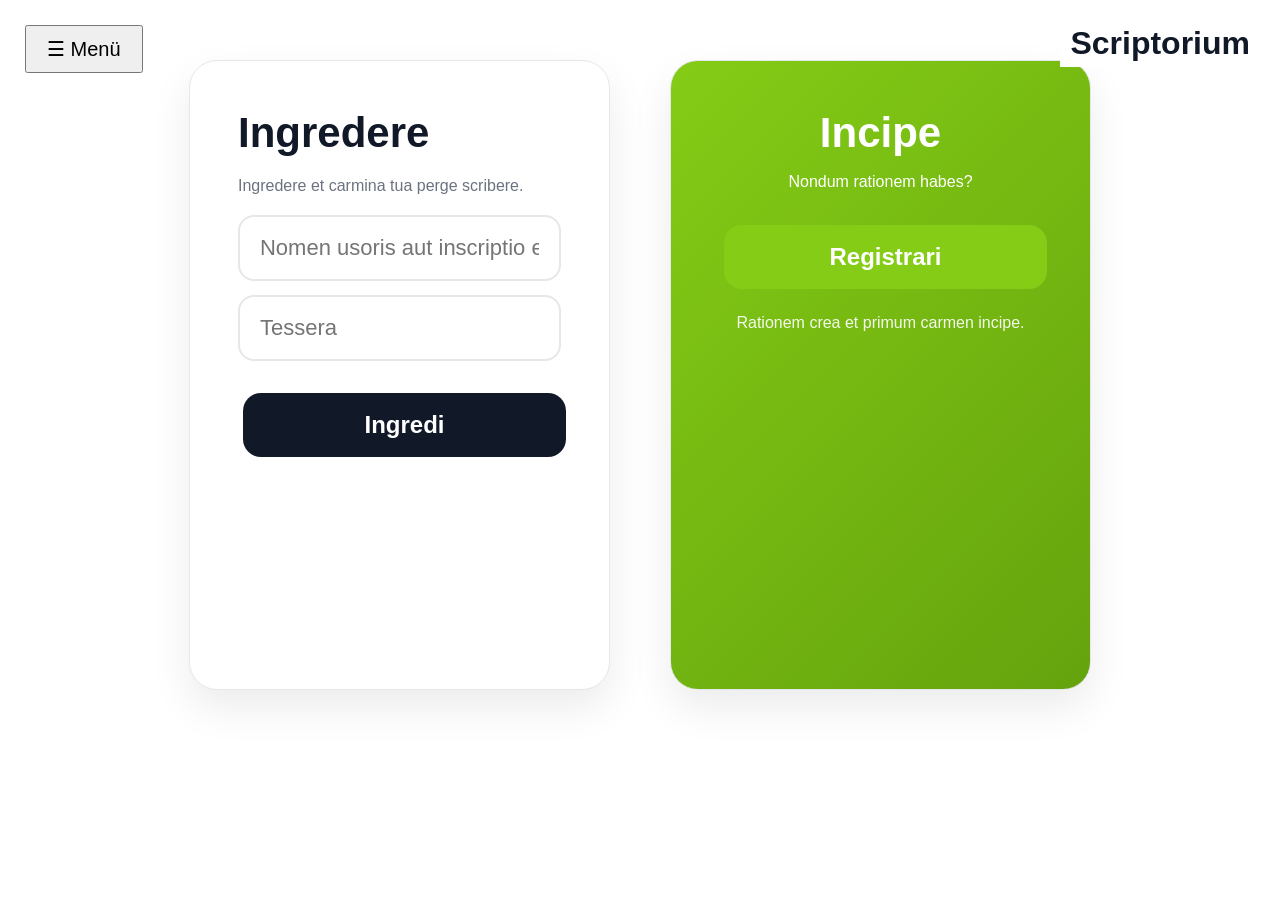
<file: index.html>
<!DOCTYPE html>
<html lang="la">
<head>
  <meta charset="UTF-8">
  <meta name="viewport" content="width=device-width, initial-scale=1.0">
  <title>Whatsepos</title>

  <link
  rel="stylesheet"
  href="style.css?v=20260607-metrica-erronea-1"
  >
</head>
  
<body>
  <div class="container">
    <h1 id="siteTitle">Scriptorium</h1>

  <button id="menuButton" type="button" onclick="toggleMenu()">☰ Menü</button>

  <div id="sideMenu" class="side-menu">
  <button onclick="zeigeTab('meineTexte')">Mei textus</button>
  <button onclick="zeigeTab('lectorium')">Lectorium</button>
  <button onclick="zeigeTab('vocabularium')">Vocabularium</button>
  <button onclick="zeigeTab('veroeffentlichungen')">Bibliotheca</button>
  <button onclick="zeigeTab('profil')">Persona</button>
    
  <div id="authLoggedOut" class="auth-bottom">
    <button onclick="zeigeTab('login')">Ingressus</button>
    <button onclick="zeigeTab('register')">Registratio</button>
  </div>

  <div id="authLoggedIn" class="auth-bottom" style="display: none;">
    <button onclick="ausloggen()">Exire</button>
  </div>
</div>

    <div id="login" class="tab-content">
      <div class="auth-startseite">
        <section class="auth-karte auth-login-karte">
          <h2>Ingredere</h2>
          <p class="auth-hinweis">Ingredere et carmina tua perge scribere.</p>
          <input id="login_identifier" type="text" placeholder="Nomen usoris aut inscriptio electronica">
          <input id="login_password" type="password" placeholder="Tessera">
          <button class="auth-primary" onclick="einloggen()">Ingredi</button>
          <p id="login_status" class="status"></p>
        </section>

        <section class="auth-karte auth-register-karte">
          <h2>Incipe</h2>
          <p>Nondum rationem habes?</p>
          <button class="auth-cta" onclick="zeigeTab('register')">Registrari</button>
          <p class="auth-hinweis">Rationem crea et primum carmen incipe.</p>
        </section>
      </div>
    </div>

    <div id="register" class="tab-content" style="display: none;">
      <div class="auth-startseite register-startseite">
        <section class="auth-karte auth-register-formular">
          <h2>Registratio</h2>
          <input id="register_username" type="text" placeholder="Nomen usoris">
          <input id="register_email" type="email" placeholder="Inscriptio electronica">
          <input id="register_password" type="password" placeholder="Tessera">
          <button class="auth-cta" onclick="registrieren()">Rationem creare</button>
          <button class="auth-secondary" onclick="zeigeTab('login')">Ad ingressum</button>
          <p id="register_status" class="status"></p>
        </section>
      </div>
    </div>

    <div id="hexameter" class="tab-content" style="display: none;">
      <p id="status" class="status"></p>

      <div id="scriptoriumStart"></div>

      <div id="titelEingabeBereich" style="display: none;">
        <input id="titelEingabe" type="text" placeholder="Titulum insere">
      </div>

      <div id="arbeitsbereich" style="display: none;">
        <div id="scriptoriumLayout">
          <main id="poemArea">
            <section class="scriptorium-card">
              <header class="scriptorium-header">
                <p
                  id="scriptoriumAuctor"
                  class="scriptorium-auctor"
                ></p>

                <h2 id="aktuellerTitel"></h2>
              </header>

              <div
                id="nuntii"
                class="scriptorium-versus"
              ></div>
            </section>

            <div
              id="hexameterArbeitsbereich"
              aria-label="Area operis hexametrici"
            >
              <div id="hexameterSlots"></div>

              <div id="versusInOpereOrdo">
  <div
    id="versusInOpereLinea"
    aria-live="polite"
  ></div>

  <button
    id="verbumInOpereDele"
    type="button"
    title="Verbum selectum delere"
    aria-label="Verbum selectum delere"
    hidden
  >
    ×
  </button>
</div>

<div id="campusOrdo">
  <input
    id="campus"
    type="text"
    autocomplete="off"
    placeholder="Verbum scribe et spatium preme..."
  >

  <button
    id="campusPurga"
    type="button"
    title="Campum purgare"
    aria-label="Campum purgare"
  >
    ×
  </button>
</div>

              <div
                id="suggestionesMetricae"
                aria-label="Suggestiones metricae"
              >
                <div class="suggestiones-renova-tectum">
                  <button
                    id="suggestionesRenova"
                    class="suggestiones-renova"
                    type="button"
                    title="Suggestiones denuo generare"
                    aria-label="Suggestiones denuo generare"
                  >
                    ↻
                  </button>
                </div>

                <div id="suggestionesMetricaeLista"></div>
              </div>
            </div>
            
            <div
              id="hexameterVorschau"
              aria-live="polite"
            ></div>
          </main>

          <aside
            id="scriptoriumMarginalia"
            class="scriptorium-marginalia scriptorium-marginalia--clausa"
            aria-expanded="false"
          >
            <header class="scriptorium-marginalia-kopf">
              <button
                id="scriptoriumMarginaliaToggle"
                class="scriptorium-marginalia-toggle"
                type="button"
                title="Marginaliam aperire"
                aria-label="Marginaliam aperire"
              >
                ‹
              </button>

              <h3>Lemma</h3>
            </header>

            <div
              id="scriptoriumMarginaliaCorpus"
              class="scriptorium-marginalia-corpus"
            >
              <p class="scriptorium-marginalia-vacua">
                Lemma elige.
              </p>
            </div>
          </aside>
        </div>
      </div>
    </div>

    <div id="meineTexte" class="tab-content" style="display: none;">
      <h2>Mei textus</h2>

      <div style="margin-bottom: 1.5rem;">
        <button onclick="zeigeTab('hexameter'); starteNeuesGedicht();">Novum carmen</button>
      </div>

      <div id="meineTexteKopf" class="titel-kopfzeile">
        <span></span>
        <span class="titel-spalte">Titulus</span>
        <span class="datum-spalte">coepi</span>
        <span class="datum-spalte">mutavi</span>
        <span></span>
      </div>

      <div id="meineTexteListe"></div>
    </div>

    <div id="lectorium" class="tab-content" style="display: none;">
      <section class="lectorium-card">
        <header class="lectorium-header">
          <p class="lectorium-auctor">Vergilius</p>
          <h2>Aeneis</h2>
          <p class="lectorium-locus">Liber I · versus 1–11</p>
        </header>

        <p id="lectoriumStatus" class="status"></p>

        <div id="lectoriumVersus" class="lectorium-versus"></div>
      </section>
    </div>
    
<div id="vocabularium" class="tab-content" style="display: none;">
  <input
    id="vocabulariumQuaere"
    type="search"
    placeholder="Verbum Latinum quaere"
  >

  <p
    id="vocabulariumStatus"
    class="status"
  ></p>

  <div id="vocabulariumEventus"></div>
</div>

    <div id="veroeffentlichungen" class="tab-content" style="display: none;">
      <h2>Bibliotheca</h2>
      <div id="veroeffentlichungenListe"></div>
    </div>

    <div id="profil" class="tab-content" style="display: none;">
      <h2>Persona</h2>

      <input id="profilUsername" type="text" placeholder="Nomen usoris">

      <br>

      <button onclick="speichereProfil()">Nomen usoris servare</button>

      <p id="profil_status" class="status"></p>
    </div>
  </div>

  <script
  type="module"
  src="app.js?v=20260607-linea-verborum-1"
></script>

<script
  type="module"
  src="vocabularium.js?v=20260606-o-masculina-1"
></script>

<script
  type="module"
  src="flexio.js?v=20260524-ao-1"
></script>

<script
  type="module"
  src="vocabularium_direct_search.js?v=20260601-enclitica-1"
></script>

<script
  type="module"
  src="vocabularium_declinationes.js"
></script>

<script src="vocabularium_enter_fix.js"></script>

<script
  type="module"
  src="lectorium.js?v=20260606-auto-lectiones-1"
></script>

<script
  type="module"
  src="lectorium_tooltips.js?v=20260606-auto-lectiones-1"
></script>

<script src="publications.js"></script>
</body>
</html>
</file>
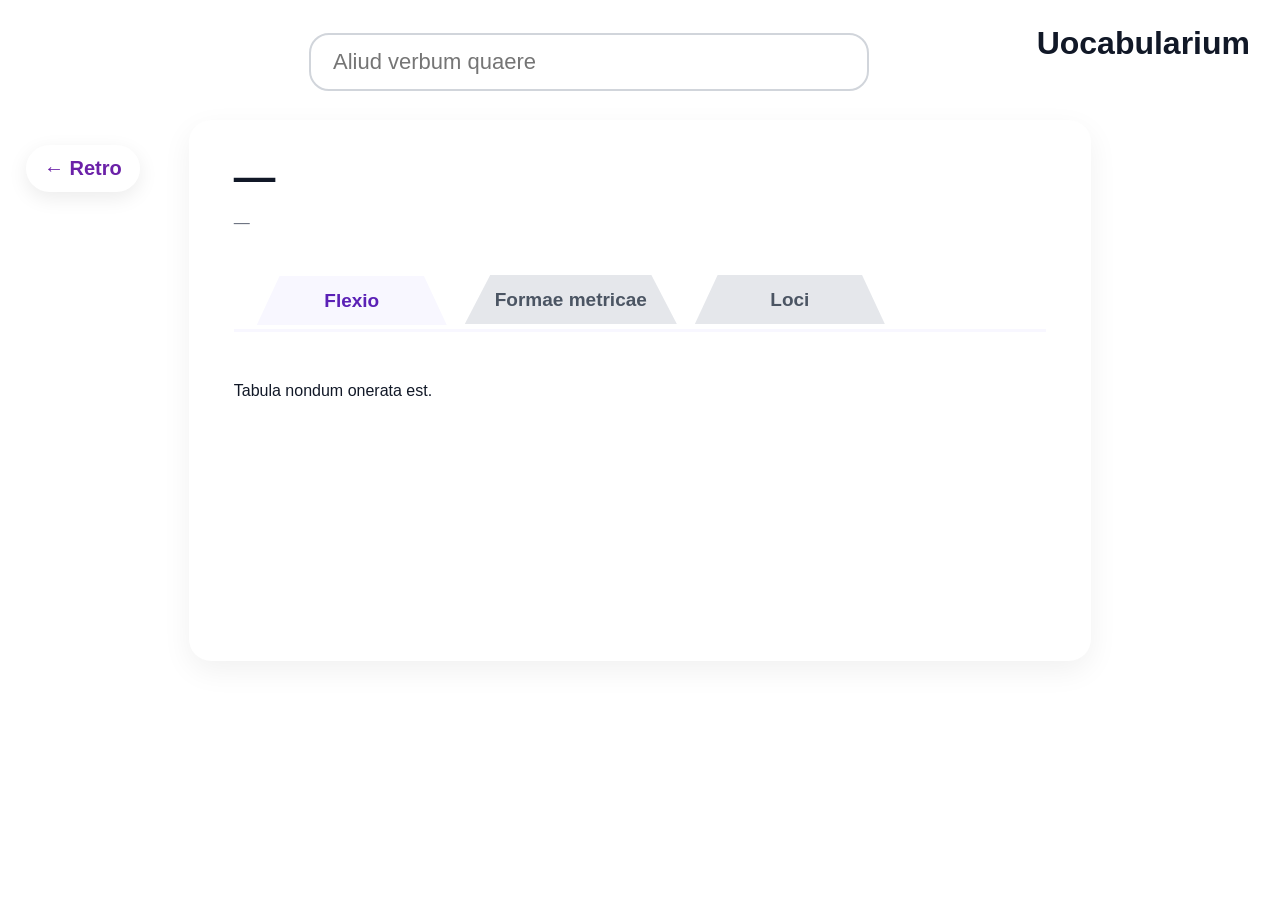
<file: lemma.html>
<!DOCTYPE html>
<html lang="la">
<head>
<meta charset="UTF-8">
<meta name="viewport" content="width=device-width, initial-scale=1.0">
<title>Lemma – Whatsepos</title>
<link rel="stylesheet" href="style.css?v=20260528-forma-incerta-1">
<style>
  .lemma-container{max-width:1100px;margin:28px auto 80px;text-align:left}
  .lemma-topbar{display:flex;gap:34px;margin-bottom:24px}
  .lemma-revertere{position:fixed;
                   left:26px;
                   top:145px;
                   z-index:40;
                   display:inline-flex;
                   padding:12px 18px;
                   border-radius:999px;
                   background:#fff;
                   color:#6b21a8;
                   text-decoration:none;font-size:20px;
                   font-weight:600;
                   box-shadow:0 6px 20px rgba(0,0,0,.08)}#lemmaQuaere{width:560px;max-width:62vw;margin-left:120px;padding:14px 22px;font-size:22px;border-radius:20px;border:2px solid #d1d5db}
  .lemma-card{background:#fff;
                   border-radius:28px;padding:50px 60px;box-shadow:0 10px 30px rgba(0,0,0,.06);text-align:left}#lemmaTitulus{font-size:72px;font-weight:700;margin:0}#lemmaPars{margin-top:14px;font-size:30px;color:#6b7280}
  .lemma-section{margin-top:38px}.lemma-section h2{margin-bottom:12px;font-size:32px}.flexio-wrapper{overflow-x:auto;margin-top:14px}.flexio-tabelle{width:100%;border-collapse:collapse;background:#fff;border-radius:18px;overflow:hidden;box-shadow:0 4px 18px rgba(0,0,0,.05)}.flexio-tabelle th,.flexio-tabelle td{padding:12px 14px;border:1px solid #e5e7eb;text-align:left;font-size:20px;white-space:nowrap}.flexio-tabelle th{background:#f3f4f6;color:#374151;font-weight:700}.flexio-numerus{margin-top:22px;margin-bottom:10px;font-size:24px;font-weight:700;color:#4b5563}.formae-lista{display:flex;flex-direction:column;gap:12px;margin-top:12px}.forma-card{border:2px solid #e5e7eb;border-radius:18px;padding:14px 18px;background:#fff}.forma-metrice-bona{border-color:#22c55e;box-shadow:0 4px 18px rgba(34,197,94,.12)}.forma-metrice-dubia{border-color:#f59e0b;box-shadow:0 4px 18px rgba(245,158,11,.12)}.forma-prima{font-size:24px;font-weight:700}.forma-meta{margin-top:6px;font-size:17px;color:#6b7280}.forma-variante{display:inline-block;margin-top:6px;padding:4px 9px;border-radius:999px;background:#f3f4f6;font-size:17px;color:#374151}.verbum-tabula th:first-child,.verbum-tabula td:first-child{width:150px;min-width:150px}
  .verbum-modus-row th{background:#e5e7eb!important;font-size:22px!important}
  .genus-tabula{table-layout:fixed}
  .genus-tabula th:first-child,
  .genus-tabula td:first-child{width:16%}
  .verbum-nonfinitum{font-weight:700}
  .diphthongus{position:relative;display:inline-block;line-height:1}
  .diphthongus::before{content:"";position:absolute;left:.10em;right:.10em;top:.06em;border-top:.055em solid currentColor;border-radius:999px}
  .lemma-loci-lista{display:flex;flex-direction:column;gap:8px}
  .lemma-locus{display:grid;grid-template-columns:150px minmax(0,1fr);gap:14px;padding:11px 13px;border-radius:12px;color:inherit;text-decoration:none}
  .lemma-locus:hover,.lemma-locus:focus{background:#f5f3ff;outline:none}
  .lemma-locus-referentia{color:#6d28d9;font-weight:700;white-space:nowrap}
  .lemma-locus-textus{font-family:Georgia,"Times New Roman",serif;font-size:18px;line-height:1.4}

.lemma-tabulae {
  display: flex;
  align-items: end;
  gap: 8px;
  margin-top: 38px;
  padding: 0 18px;
  position: relative;
  z-index: 2;
}

.lemma-tab {
  appearance: none;
  border: 0;
  min-width: 190px;
  padding: 14px 30px 13px;
  background: #e5e7eb;
  color: #4b5563;
  font-family: inherit;
  font-size: 19px;
  font-weight: 700;
  line-height: 1.15;
  cursor: pointer;

  /* symmetrisches Trapez */
  clip-path: polygon(
    12% 0,
    88% 0,
    100% 100%,
    0 100%
  );

  transition:
    background .16s ease,
    color .16s ease,
    transform .16s ease;
}

.lemma-tab:hover,
.lemma-tab:focus-visible {
  background: #ddd6fe;
  color: #5b21b6;
}

.lemma-tab-activa {
  background: #f8f7ff;
  color: #5b21b6;
  transform: translateY(1px);
}

.lemma-pagina {
  min-height: 270px;
  padding: 24px 0 0;
  border-top: 3px solid #f8f7ff;
}

.lemma-tab-panel[hidden] {
  display: none;
}

.lemma-tab-panel {
  margin-top: 0;
}
  
</style>
</head>
<body>
<h1 id="siteTitle">Uocabularium</h1><a href="index.html?tab=vocabularium" class="lemma-revertere">← Retro</a>
<div class="container lemma-container">
  <div class="lemma-topbar">
    <input id="lemmaQuaere" type="search" placeholder="Aliud verbum quaere">
  </div>
  <article class="lemma-card">
  <header>
    <h1 id="lemmaTitulus">—</h1>
    <p id="lemmaPars">—</p>
  </header>

  <div
    class="lemma-tabulae"
    role="tablist"
    aria-label="Partes lemmatis"
  >
    <button
      type="button"
      class="lemma-tab lemma-tab-activa"
      role="tab"
      aria-selected="true"
      aria-controls="lemmaPanelFlexio"
      data-lemma-tab="flexio"
    >
      Flexio
    </button>

    <button
      type="button"
      class="lemma-tab"
      role="tab"
      aria-selected="false"
      aria-controls="lemmaPanelFormae"
      data-lemma-tab="formae"
    >
      Formae metricae
    </button>

    <button
      type="button"
      class="lemma-tab"
      role="tab"
      aria-selected="false"
      aria-controls="lemmaPanelLoci"
      data-lemma-tab="loci"
    >
      Loci
    </button>
  </div>

  <div class="lemma-pagina">
    <section
      id="lemmaPanelFlexio"
      class="lemma-section lemma-tab-panel"
      role="tabpanel"
      data-lemma-panel="flexio"
    >
      <div id="lemmaFlexio">
        Tabula nondum onerata est.
      </div>
    </section>

    <section
      id="lemmaPanelFormae"
      class="lemma-section lemma-tab-panel"
      role="tabpanel"
      data-lemma-panel="formae"
      hidden
    >
      <div id="lemmaFormae">—</div>
    </section>

    <section
      id="lemmaPanelLoci"
      class="lemma-section lemma-tab-panel"
      role="tabpanel"
      data-lemma-panel="loci"
      hidden
    >
      <div id="lemmaLoci">—</div>
    </section>
  </div>
</article></div>
<script type="module">
import { estDiphthongusCommunis } from './hexameter.js?v=20260531-u-intervocalicum-1';
import{createClient}from"https://esm.sh/@supabase/supabase-js@2";
async function client(){const s=await fetch('./app.js').then(r=>r.text());const m=s.match(/createClient\(\s*"([^"]+)"\s*,\s*"([^"]+)"/);if(!m)throw new Error('config');return createClient(m[1],m[2]);}
const supabase=await client();
const params=new URLSearchParams(location.search);let lemma=params.get('lemma')||'';const lexemeId=params.get('lexeme_id')||'';const lemmaQuaere=document.getElementById('lemmaQuaere');let lemmaDisplayActuale=lemma;
const breves={a:'ă',e:'ĕ',i:'ĭ',o:'ŏ',u:'ŭ',y:'y̆',A:'Ă',E:'Ĕ',I:'Ĭ',O:'Ŏ',U:'Ŭ',Y:'Y̆'};
const longaeNotae={a:'ā',e:'ē',i:'ī',o:'ō',u:'ū',y:'ȳ',A:'Ā',E:'Ē',I:'Ī',O:'Ō',U:'Ū',Y:'Ȳ'};
const vocales='aeiouyAEIOUYāēīōūȳĀĒĪŌŪȲ',diphthongi=['ae','au','oe','eu'];
const casusOrdines=['nom','gen','dat','acc','abl','voc'],casusNomina={nom:'Nom.',gen:'Gen.',dat:'Dat.',acc:'Acc.',abl:'Abl.',voc:'Voc.'};
const personae=[['1','sg','1. Sg.'],['2','sg','2. Sg.'],['3','sg','3. Sg.'],['1','pl','1. Pl.'],['2','pl','2. Pl.'],['3','pl','3. Pl.']];
function escapeHtml(t){return String(t||'').replace(/[&<>"]/g,c=>({'&':'&amp;','<':'&lt;','>':'&gt;','"':'&quot;'}[c]));}
function sineMacris(t){return String(t||'').replace(/[āăáàâä]/g,'a').replace(/[ēĕéèêë]/g,'e').replace(/[īĭíìîï]/g,'i').replace(/[ōŏóòôö]/g,'o').replace(/[ūŭúùûü]/g,'u').replace(/[ȳýỳŷÿ]/g,'y').replace(/[ĀĂÁÀÂÄ]/g,'A').replace(/[ĒĔÉÈÊË]/g,'E').replace(/[ĪĬÍÌÎÏ]/g,'I').replace(/[ŌŎÓÒÔÖ]/g,'O').replace(/[ŪŬÚÙÛÜ]/g,'U').replace(/[ȲÝỲŶŸ]/g,'Y');}
function normalisiere(t){return sineMacris(t).trim().toLowerCase().replace(/j/g,'i').replace(/v/g,'u');}
function normalisiereModus(m){
  const s=normalisiere(m);
  if(['ind','indicativus','indicative'].includes(s))
    return'ind';
  if(['coni','conj','coniunctivus','conjunctivus','subi','subj','subiunctivus','subjunctivus'].includes(s))
    return'coni';
  if(['imp','imper','imperativus','imperative'].includes(s))
    return'imp';
  if(['inf','infinitivus','infinitive'].includes(s))
    return'inf';
  if(['part','participium','participialis','participle'].includes(s))
    return'part';
  if(['ger','gerundivum','gerundive'].includes(s))
    return'gerundivum';
  return s;
}

function normalisiereTempus(t){
  const s = normalisiere(t);

  if (['praes', 'praesens', 'pres', 'present'].includes(s)) return 'praes';
  if (['imperf', 'imperfectum', 'imperfect'].includes(s)) return 'imperf';
  if (['fut', 'futurum', 'future'].includes(s)) return 'fut';
  if (['perf', 'perfectum', 'perfect'].includes(s)) return 'perf';
  if (['plqpf', 'plusquamperfectum', 'plusquamperfekt'].includes(s)) return 'plqpf';
  if (['futperf', 'futurum_exactum', 'futurum exactum'].includes(s)) return 'futperf';

  return s;
}

function normalisierePars(p){
  const s = normalisiere(p);

  if (['subst', 'substantivum', 'substantiuum'].includes(s))
    return 'substantivum';

  if (['adi', 'adiectivum', 'adiectiuum', 'adiectivus', 'adiectiuus'].includes(s))
    return 'adiectivum';

  if (['verb', 'uerb', 'verbum', 'uerbum'].includes(s))
    return 'verbum';

  if (['inf', 'infinitiv', 'infinitiu', 'infinitivus', 'infinitiuus', 'infinitivum', 'infinitiuum', 'infinitive'].includes(s))
    return 'infinitivus';

  if (['part', 'participium', 'participialis', 'participle'].includes(s))
    return 'participium';

  if (['ger', 'gerundiv', 'gerundiu', 'gerundivum', 'gerundiuum', 'gerundivus', 'gerundiuus', 'gerundive'].includes(s))
    return 'gerundivum';

  if (['supinum1', 'supinum_i', 'supinum i', 'supinum primum'].includes(s))
    return 'supinum_i';

  if (['supinum2', 'supinum_ii', 'supinum ii', 'supinum secundum'].includes(s))
    return 'supinum_ii';

  return s;
}
  
function estVocalis(c){
  return typeof c === 'string' &&
    c.length === 1 &&
    vocales.includes(c);
}
  
function estDiphthongus(t, i) {
  return estDiphthongusCommunis(t, i, diphthongi);
}
function indexUltimiVocalis(t){for(let i=String(t||'').length-1;i>=0;i--)if(estVocalis(t[i]))return i;return-1;}
function syllabaClausaSimplex(syllaba){const s=sineMacris(syllaba).toLowerCase(),i=indexUltimiVocalis(s);if(i<0)return false;return[...s.slice(i+1)].some(c=>!estVocalis(c));}
function iIntervocalicumAdProximam(syllabae,i){const haec=sineMacris(syllabae[i]||'').toLowerCase(),prox=sineMacris(syllabae[i+1]||'').toLowerCase();return Boolean(haec&&prox&&estVocalis(haec[haec.length-1])&&prox[0]==='i'&&estVocalis(prox[1]));}
function syllabaPositioneLongaEst(syllabae,i){return syllabaClausaSimplex(syllabae[i])||iIntervocalicumAdProximam(syllabae,i);}
function syllabaClausaEst(syllaba){return syllabaClausaSimplex(syllaba);}
function syllabaDiphthongoLongaEst(syllaba){const s=sineMacris(syllaba).toLowerCase();for(let i=0;i<s.length-1;i++)if(estDiphthongus(s,i))return true;return false;}
function syllabaMacronLongaEst(syllaba){return/[āēīōūȳĀĒĪŌŪȲ]/.test(String(syllaba||''));}
function longaeIndices(forma){if(Array.isArray(forma?.longae))return forma.longae.map(Number).filter(n=>Number.isInteger(n));return String(forma?.longae||'').toUpperCase().replace(/[.\s-]/g,'').split('').map((s,i)=>s==='L'?i:null).filter(i=>i!==null);}

  function estQuU(t,i){const s=String(t||'').toLowerCase();return s[i]==='u'&&i>0&&s[i-1]==='q';}

function estUConsonansInitiale(s,i){
  const t=sineMacris(String(s||'')).toLowerCase();
  return t[i]==='u'&&i===0&&estVocalis(t[i+1]);
}

function estUConsonansIntervocalicum(s,i,ctx={}){
  const t=sineMacris(String(s||'')).toLowerCase();

  if(t[i]!=='u')return false;

  const praecedens=i>0
    ? t[i-1]
    : sineMacris(String(ctx.praecedens||'')).toLowerCase().slice(-1);

  const sequens=i<t.length-1
    ? t[i+1]
    : sineMacris(String(ctx.sequens||'')).toLowerCase().charAt(0);

  return Boolean(
    praecedens &&
    sequens &&
    estVocalis(praecedens) &&
    estVocalis(sequens)
  );
}

function estDiphthongusProNota(t,i,ctx={}){
  const s=sineMacris(String(t||'')).toLowerCase();

  if(
    s[i+1]==='u' &&
    estUConsonansIntervocalicum(s,i+1,ctx)
  ){
    return false;
  }

  return estDiphthongus(s,i);
}

function indexSignandiVocalis(t,ctx={}){
  const s=String(t||''),n=sineMacris(s).toLowerCase();
  for(let i=0;i<s.length;i++){
    if(estQuU(s,i))continue;
    if(estUConsonansInitiale(s,i))continue;
    if(estUConsonansIntervocalicum(s,i,ctx))continue;
    if(n[i]==='i'&&n[i+1]==='a')continue;
    if(estVocalis(s[i]))return i;
  }
  return-1;
}
  
  function notaLongaText(syllaba,ctx={}){const i=indexSignandiVocalis(syllaba,ctx);if(i<0)return syllaba;if(estDiphthongusProNota(syllaba,i,ctx))return syllaba.slice(0,i)+syllaba[i]+'͞'+syllaba[i+1]+syllaba.slice(i+2);return syllaba.slice(0,i)+(longaeNotae[syllaba[i]]||syllaba[i])+syllaba.slice(i+1);}
function notaLongaHtml(syllaba,ctx={}){const i=indexSignandiVocalis(syllaba,ctx);if(i<0)return escapeHtml(syllaba);if(estDiphthongusProNota(syllaba,i,ctx))return escapeHtml(syllaba.slice(0,i))+`<span class="diphthongus">${escapeHtml(syllaba[i]+syllaba[i+1])}</span>`+escapeHtml(syllaba.slice(i+2));return escapeHtml(syllaba.slice(0,i)+(longaeNotae[syllaba[i]]||syllaba[i])+syllaba.slice(i+1));}
function formaCorrecta(forma){const f={...forma};if(normalisiere(f.lemma||'').startsWith('lauini')||normalisiere(f.forma||'').startsWith('lauini')){const indices=new Set(longaeIndices(f));indices.add(0);indices.add(1);f.longae=[...indices].sort((a,b)=>a-b);}return f;}
function syllabaeFormae(forma){return String(forma?.syllabae||'').split('.').filter(Boolean);}
function syllabaeDisplayFormae(forma){
  const syllabae = syllabaeFormae(forma)
    .map(s => sineMacris(s).toLowerCase());

  const partes = [];

  syllabae.forEach((s, i) => {
    let pars = s;

    if (
      i > 0 &&
      pars.startsWith('i') &&
      estVocalis(pars[1]) &&
      syllabae[i - 1] &&
      estVocalis(syllabae[i - 1][syllabae[i - 1].length - 1])
    ) {
      partes[partes.length - 1] = partes[partes.length - 1] + 'j';
      pars = 'j' + pars.slice(1);
    }

    partes.push(pars);
  });

  return partes.join('.');
}
function longaeSiglaMetricae(forma){forma=formaCorrecta(forma);const syllabae=syllabaeFormae(forma),dataLongae=new Set(longaeIndices(forma));return syllabae.map((s,i)=>(dataLongae.has(i)||syllabaPositioneLongaEst(syllabae,i)||syllabaDiphthongoLongaEst(s)||syllabaMacronLongaEst(s))?'L':'B').join('');}
function longaeSiglaSignandae(forma){forma=formaCorrecta(forma);const syllabae=syllabaeFormae(forma),dataLongae=new Set(longaeIndices(forma));return syllabae.map((s,i)=>(dataLongae.has(i)||syllabaDiphthongoLongaEst(s)||syllabaMacronLongaEst(s))?'L':'B').join('');}
function initialisMaiuscula(forma){return /^[A-ZĀĒĪŌŪȲ]/.test(String(forma?.lemma||lemmaDisplayActuale||lemma||''));}

function formaSignata(forma){
  forma=formaCorrecta(forma);
  const syllabae=syllabaeFormae(forma);
  const textus=syllabae.length?syllabae.map((s,i)=>longaeSiglaSignandae(forma)[i]==='L'?notaLongaText(s,{
  praecedens:syllabae[i-1]||'',
  sequens:syllabae[i+1]||''
}):s).join(''):String(forma?.forma||forma?.lemma||'');
  return initialisMaiuscula(forma)&&textus?textus.charAt(0).toUpperCase()+textus.slice(1):textus;
}
  
function formaSignataHtml(forma){
  forma=formaCorrecta(forma);
  const syllabae=syllabaeFormae(forma);
  let html=syllabae.length?syllabae.map((s,i)=>longaeSiglaSignandae(forma)[i]==='L'?notaLongaHtml(s,{
  praecedens:syllabae[i-1]||'',
  sequens:syllabae[i+1]||''
}):escapeHtml(s)).join(''):escapeHtml(forma?.forma||forma?.lemma||'');
  if(initialisMaiuscula(forma)&&html)html=html.charAt(0).toUpperCase()+html.slice(1);
  return html;
}
  
function formaProLemmaHtml(forma){
  const html = formaSignataHtml(forma) || '—';

  if (
    forma?.enclitica === true &&
    html !== '—'
  ) {
    return '-' + html.replace(/^-+/, '');
  }

  return html;
}
function breviaSyllabam(s){return String(s||'').replace(/[aeiouyAEIOUY]/,l=>breves[l]||l);}
function estAblativusSingularisLongaeDeclinationis(f){if(normalisiere(f?.casus)!=='abl'||normalisiere(f?.numerus)!=='sg')return false;return /[aoieu]$/.test(normalisiere(f?.forma||''));}
function syllabaNaturaliterLongaEst(forma,i){const syllabae=syllabaeFormae(forma),dataLongae=new Set(longaeIndices(forma)),s=syllabae[i]||'';return dataLongae.has(i)||syllabaDiphthongoLongaEst(s)||syllabaMacronLongaEst(s);}
function syllabaMetriceBrevisEst(forma,i){const syllabae=syllabaeFormae(forma),s=syllabae[i]||'';return !syllabaNaturaliterLongaEst(forma,i)&&!syllabaPositioneLongaEst(syllabae,i);}
function estIambusCorreptibilis(forma){const syllabae=syllabaeFormae(forma);return syllabae.length===2&&syllabaMetriceBrevisEst(forma,0)&&syllabaNaturaliterLongaEst(forma,1)&&!estAblativusSingularisLongaeDeclinationis(forma);}
function formaIambiceCorrepta(forma){const s=syllabaeFormae(forma);return s.length===2?s[0]+breviaSyllabam(s[1]):'';}
function istElidierbar(t){
  const s=sineMacris(t).toLowerCase().replace(/͞/g,'');
  return /[aeiouy]m?$/.test(s);
}

function consonantesPostUltimamVocalem(syllaba){
  const s=sineMacris(String(syllaba||'')).toLowerCase();
  const i=indexUltimiVocalis(s);
  if(i<0)return[];
  return [...s.slice(i+1)].filter(c=>!estVocalis(c));
}

function ultimaSyllabaAnteVocalemBrevisFit(forma,sigla){
  const s=String(sigla||'').toUpperCase().replace(/[^LB]/g,'');
  const syllabae=syllabaeFormae(forma);
  if(!s||!syllabae.length)return false;

  const i=syllabae.length-1;
  const ultima=syllabae[i];

  if(s[i]!=='L')return false;
  if(syllabaNaturaliterLongaEst(forma,i))return false;
  if(!syllabaClausaSimplex(ultima))return false;

  const consonantes=consonantesPostUltimamVocalem(ultima);

  return consonantes.length===1&&!['x','z'].includes(consonantes[0]);
}

function siglaMitElisionEtLiaison(forma,sigla,textus){
  const s=String(sigla||'').toUpperCase().replace(/[^LB]/g,'');
  if(!s||s.length<2)return s;

  if(istElidierbar(textus)){
    return `${s.slice(0,-1)}(${s.slice(-1)})`;
  }

  if(ultimaSyllabaAnteVocalemBrevisFit(forma,s)){
    return `${s.slice(0,-1)}(${s.slice(-1)})`;
  }

  return s;
}

function siglaBasis(sigla){
  return String(sigla||'').toUpperCase().replace(/\(([LB])\)\s*$/,'').replace(/[^LB]/g,'');
}

function istHexameterCompatibilis(sigla){
  const s=siglaBasis(sigla);
  if(!s)return false;
  if(s.includes('BBB'))return false;
  if(s.includes('LBL'))return false;
  return true;
}
  
function eligeFormamHeadword(formae) {
  const n = normalisiere(lemma);

  return (
    formae.find(f =>
      normalisierePars(f.pars_orationis) === 'pronomen' &&
      f.casus === 'nom' &&
      f.numerus === 'sg' &&
      (!f.genus || f.genus === 'm') &&
      normalisiere(f.forma) === n
    ) ||

    formae.find(f =>
      f.pars_orationis === 'substantivum' &&
      f.casus === 'nom' &&
      f.numerus === 'sg'
    ) ||

    formae.find(f =>
      f.pars_orationis === 'substantivum' &&
      f.casus === 'nom' &&
      f.numerus === 'pl'
    ) ||

    formae.find(f =>
      f.persona === '1' &&
      f.numerus === 'sg' &&
      f.tempus === 'praes' &&
      normalisiereModus(f.modus) === 'ind' &&
      f.vox === 'act'
    ) ||

    formae.find(f =>
      normalisiere(f.forma) === n
    ) ||

    formae[0]
  );
}
function td(html){
  const e=document.createElement('td');
  e.innerHTML=html||'—';
  return e;
}

function comparaVariantesFlexionis(a, b) {
  /*
   * Varianten mit weniger ausdrücklich markierten Längen
   * stehen zuerst:
   *
   * illius
   * illīus
   */
  const longaeA = longaeIndices(a).length;
  const longaeB = longaeIndices(b).length;

  if (longaeA !== longaeB) {
    return longaeA - longaeB;
  }

  return formaProLemmaHtml(a).localeCompare(
    formaProLemmaHtml(b),
    'la',
    { sensitivity: 'variant' }
  );
}
  
function formaSubstantiviHtml(formae, casus, numerus) {
  const congruentia = formae.filter(
    x => x.casus === casus && x.numerus === numerus
  );

  if (!congruentia.length) return '—';

  return congruentia
    .sort(comparaVariantesFlexionis)
    .map(forma => formaProLemmaHtml(forma))
    .filter((forma, index, omnes) =>
      forma && omnes.indexOf(forma) === index
    )
    .join('<br>');
}
function numeriSubstantivi(formae){const sg=formae.some(f=>f.numerus==='sg'),pl=formae.some(f=>f.numerus==='pl');return sg&&pl?['sg','pl']:pl?['pl']:['sg'];}
function tabellaSubstantivi(formae){
  const wrapper=document.createElement('div');wrapper.className='flexio-wrapper';
  const table=document.createElement('table');table.className='flexio-tabelle';
  const numeri=numeriSubstantivi(formae),thead=document.createElement('thead'),trh=document.createElement('tr');
    ['',...numeri.map(n=>n==='sg'?'Singularis':'Pluralis')].forEach(t=>{
    const th=document.createElement('th');
      th.textContent=t;trh.appendChild(th)});
      thead.appendChild(trh);table.appendChild(thead);
  const tbody=document.createElement('tbody');
    casusOrdines.forEach(casus=>{
  const tr=document.createElement('tr'),th=document.createElement('th');
      th.textContent=casusNomina[casus];
      tr.appendChild(th);
      numeri.forEach(n=>tr.appendChild(td(formaSubstantiviHtml(formae,casus,n))));
      tbody.appendChild(tr)});
      table.appendChild(tbody);
      wrapper.appendChild(table);
  return wrapper;
}
function formaNachMetaHtml(formae, casus, numerus, genus) {
  const congruentia = formae.filter(
    x =>
      x.casus === casus &&
      x.numerus === numerus &&
      x.genus === genus
  );

  if (!congruentia.length) return '—';

  return congruentia
    .sort(comparaVariantesFlexionis)
    .map(forma => formaProLemmaHtml(forma))
    .filter((forma, index, omnes) =>
      forma && omnes.indexOf(forma) === index
    )
    .join('<br>');
}
function tabellaGenusNumerus(formae,numerus){
  const h=document.createElement('h3');
  h.className='flexio-numerus';
  h.textContent=numerus==='sg'?'Singularis':'Pluralis';
  const wrapper=document.createElement('div');wrapper.className='flexio-wrapper';
  const table=document.createElement('table');table.className='flexio-tabelle genus-tabula';
  const head=document.createElement('tr');['','masculinum','femininum','neutrum'].forEach(t=>{
    const th=document.createElement('th');th.textContent=t;head.appendChild(th)});
  const thead=document.createElement('thead');thead.appendChild(head);table.appendChild(thead);
  const tbody=document.createElement('tbody');casusOrdines.forEach(c=>{
    const tr=document.createElement('tr'),th=document.createElement('th');th.textContent=casusNomina[c];tr.appendChild(th);['m','f','n'].forEach(g=>tr.appendChild(td(formaNachMetaHtml(formae,c,numerus,g))));tbody.appendChild(tr)});table.appendChild(tbody);wrapper.appendChild(table);
  return[h,wrapper];
}
function modusEst(x,m){const mm=normalisiereModus(x.modus);return m==='ind'?!mm||mm==='ind':mm===m;}

function voxEst(x, vox) {
  const v = normalisiere(x.vox);

  if (vox === 'act') {
    return !v || v === 'act';
  }

  if (vox === 'pass') {
    return v === 'pass';
  }

  return true;
}

function formaVerbalisHtml(formae, p, n, t, m = 'ind', vox = 'act') {
  const tempus = normalisiereTempus(t);

  const f = formae.find(x =>
    String(x.persona) === String(p) &&
    normalisiere(x.numerus) === normalisiere(n) &&
    normalisiereTempus(x.tempus) === tempus &&
    modusEst(x, m) &&
    voxEst(x, vox)
  );

  return f ? formaProLemmaHtml(f) : '—';
}
  
function addeModus(tbody,t){const tr=document.createElement('tr');tr.className='verbum-modus-row';const th=document.createElement('th');th.textContent=t;th.colSpan=7;tr.appendChild(th);tbody.appendChild(tr);}

function addeVerbum(tbody, formae, label, m, t, vox = 'act') {
  const tr = document.createElement('tr');
  const th = document.createElement('th');

  th.textContent = label;
  tr.appendChild(th);

  personae.forEach(([p, n]) =>
    tr.appendChild(td(formaVerbalisHtml(formae, p, n, t, m, vox)))
  );

  tbody.appendChild(tr);
}

function formaInfinitaHtml(formae, pars, tempus = null, vox = null) {
  const parsNorm = normalisierePars(pars);
  const tempusNorm = tempus === null ? null : normalisiereTempus(tempus);
  const voxNorm = vox === null ? null : normalisiere(vox);

  const f = formae.find(x =>
    normalisierePars(x.pars_orationis) === parsNorm &&
    (tempusNorm === null || normalisiereTempus(x.tempus) === tempusNorm) &&
    (voxNorm === null || normalisiere(x.vox) === voxNorm)
  );

  return f ? formaProLemmaHtml(f) : '—';
}

function addeFormaeInfinitae(tbody, formae, vox = 'act') {
  addeModus(tbody, 'Formae infinitae');

  function addeRowSineTempore(label, html) {
    const tr = document.createElement('tr');

    const th = document.createElement('th');
    th.textContent = label;
    tr.appendChild(th);

    const cell = td(html);
    cell.className = 'verbum-nonfinitum';
    cell.colSpan = 6;
    tr.appendChild(cell);

    tbody.appendChild(tr);
  }

  function addeRow(label, cellae) {
    const tr = document.createElement('tr');

    const th = document.createElement('th');
    th.textContent = label;
    tr.appendChild(th);

    cellae.forEach(html => {
      const cell = td(html);
      cell.className = 'verbum-nonfinitum';
      cell.colSpan = 2;
      tr.appendChild(cell);
    });

    tbody.appendChild(tr);
  }

  if (vox === 'pass') {
    addeRowSineTempore(
      'Gerundivum',
      formaInfinitaHtml(formae, 'gerundivum', null, 'pass')
    );

    addeRowSineTempore(
      'Supinum I',
      formaInfinitaHtml(formae, 'supinum_i')
    );

    addeRowSineTempore(
      'Supinum II',
      formaInfinitaHtml(formae, 'supinum_ii')
    );
  }

  const trHead = document.createElement('tr');

  const thLeer = document.createElement('th');
  thLeer.textContent = '';
  trHead.appendChild(thLeer);

  ['Praesens', 'Perfectum', 'Futurum'].forEach(textus => {
    const th = document.createElement('th');
    th.textContent = textus;
    th.colSpan = 2;
    trHead.appendChild(th);
  });

  tbody.appendChild(trHead);

  if (vox === 'act') {
    addeRow('Infinitivus', [
      formaInfinitaHtml(formae, 'infinitivus', 'praes', 'act'),
      formaInfinitaHtml(formae, 'infinitivus', 'perf', 'act'),
      formaInfinitaHtml(formae, 'infinitivus', 'fut', 'act')
    ]);

    addeRow('Participium', [
      formaInfinitaHtml(formae, 'participium', 'praes', 'act'),
      '—',
      formaInfinitaHtml(formae, 'participium', 'fut', 'act')
    ]);
  }

  if (vox === 'pass') {
    addeRow('Infinitivus', [
      formaInfinitaHtml(formae, 'infinitivus', 'praes', 'pass'),
      formaInfinitaHtml(formae, 'infinitivus', 'perf', 'pass'),
      formaInfinitaHtml(formae, 'infinitivus', 'fut', 'pass')
    ]);

    addeRow('Participium', [
      '—',
      formaInfinitaHtml(formae, 'participium', 'perf', 'pass'),
      '—'
    ]);
  }
}
  
function tabellaVerbi(formae) {
  const w = document.createElement('div');
  w.className = 'flexio-wrapper';

  function facTabellamVox(titulus, vox, addereInfinita = false) {
    const table = document.createElement('table');
    table.className = 'flexio-tabelle verbum-tabula';

    if (vox === 'pass') {
      table.style.marginTop = '28px';
    }

    const thead = document.createElement('thead');

    const trVox = document.createElement('tr');
    trVox.className = 'verbum-modus-row';

    const thVox = document.createElement('th');
    thVox.textContent = titulus;
    thVox.colSpan = 7;
    trVox.appendChild(thVox);

    thead.appendChild(trVox);

    const head = document.createElement('tr');
    ['', ...personae.map(p => p[2])].forEach(t => {
      const th = document.createElement('th');
      th.textContent = t;
      head.appendChild(th);
    });

    thead.appendChild(head);
    table.appendChild(thead);

    const tbody = document.createElement('tbody');

    addeModus(tbody, 'Indicativus');
    [
      ['Praesens', 'praes'],
      ['Imperfectum', 'imperf'],
      ['Futurum', 'fut'],
      ['Perfectum', 'perf'],
      ['Plusquamperfectum', 'plqpf'],
      ['Futurum exactum', 'futperf']
    ].forEach(x => addeVerbum(tbody, formae, x[0], 'ind', x[1], vox));

    addeModus(tbody, 'Coniunctivus');
    [
      ['Praesens', 'praes'],
      ['Imperfectum', 'imperf'],
      ['Perfectum', 'perf'],
      ['Plusquamperfectum', 'plqpf']
    ].forEach(x => addeVerbum(tbody, formae, x[0], 'coni', x[1], vox));

    addeModus(tbody, 'Imperativus');
    [
      ['Praesens', 'praes'],
      ['Futurum', 'fut']
    ].forEach(x => addeVerbum(tbody, formae, x[0], 'imp', x[1], vox));

    if (addereInfinita) {
      addeFormaeInfinitae(tbody, formae, vox);
    }

    table.appendChild(tbody);
    return table;
  }

  w.appendChild(facTabellamVox('Vox activa', 'act', true));
  w.appendChild(facTabellamVox('Vox passiva', 'pass', true));

  return w;
}

function zeigeFlexio(formae){
  const z = document.getElementById('lemmaFlexio');
  z.innerHTML = '';

  if (!formae.length) {
    z.textContent = 'Nullae formae inventae sunt.';
    return;
  }

  const partes = new Set(formae.map(f => normalisierePars(f.pars_orationis)));

  const estParadigmaVerbale =
    partes.has('verbum') ||
    partes.has('verb') ||
    partes.has('infinitivus') ||
    partes.has('participium') ||
    partes.has('gerundivum') ||
    partes.has('supinum_i') ||
    partes.has('supinum_ii');

  if (estParadigmaVerbale) {
    z.appendChild(tabellaVerbi(formae));
    return;
  }

  if (partes.has('substantivum') || partes.has('subst')) {
  z.appendChild(tabellaSubstantivi(formae));
  return;
}

  if (partes.has('coniunctio')) {
  const coniunctio =
    formae.find(forma =>
      normalisierePars(forma.pars_orationis) === 'coniunctio'
    ) ||
    formae[0];

  const typus =
    normalisiere(
      coniunctio?.typus_coniunctionis || ''
    );

  const descriptio =
    typus === 'paratactica'
      ? 'Coniunctio paratactica'
      : typus === 'hypotactica'
        ? 'Subiunctio hypotactica'
        : 'Coniunctio';

  z.textContent = [
    'Indeclinabile',
    descriptio,
    coniunctio?.enclitica === true
      ? 'enclitica'
      : ''
  ]
    .filter(Boolean)
    .join(' · ');

  return;
}

if (
  partes.has('praepositio') ||
  partes.has('postpositio')
) {
  const casusNomina = {
    gen: 'Genitivus',
    dat: 'Dativus',
    acc: 'Accusativus',
    abl: 'Ablativus'
  };

  const ordo = [
    'gen',
    'dat',
    'acc',
    'abl'
  ];

  const casus = [
    ...new Set(
      formae
        .map(forma => normalisiere(forma.casus || ''))
        .filter(Boolean)
    )
  ]
    .sort(
      (a, b) =>
        ordo.indexOf(a) -
        ordo.indexOf(b)
    )
    .map(casusSingularis =>
      casusNomina[casusSingularis] ||
      casusSingularis
    );

  z.textContent =
    casus.length
      ? `Regit: ${casus.join(', ')}`
      : 'Indeclinabile';

  return;
}

tabellaGenusNumerus(formae, 'sg').forEach(e => z.appendChild(e));
tabellaGenusNumerus(formae, 'pl').forEach(e => z.appendChild(e));
}
  
function zeigeFormaeMetricae(formae) {
  const z = document.getElementById('lemmaFormae');
  z.innerHTML = '';

  if (!formae.length) {
    z.textContent = '—';
    return;
  }

  const lista = document.createElement('div');
  lista.className = 'formae-lista';

  const visa = new Set();

  const formaePraeparatae = [];

formae.forEach(raw => {
  const formaRoh = String(raw?.forma || '').trim();

  // Mehrwortformen wie "cantus esse", "cantum īrī" weiterhin nicht als Formenkarte
  if (!formaRoh || formaRoh.includes(' ')) return;

  const forma = formaCorrecta(raw);
  const syllabae = syllabaeFormae(forma);
  const habetSyllabas = syllabae.length > 0;

  const siglaRoh = habetSyllabas ? longaeSiglaMetricae(forma) : '';
  const textus = formaSignata(forma);
  const sigla = habetSyllabas ? siglaMitElisionEtLiaison(forma, siglaRoh, textus) : '';

  const clavis = [
    textus,
    forma.syllabae || '',
    sigla
  ].join('|');

  if (visa.has(clavis)) return;
  visa.add(clavis);

  const status = habetSyllabas
    ? (istHexameterCompatibilis(sigla) ? 'bona' : 'dubia')
    : 'incerta';

  formaePraeparatae.push({
    forma,
    textus,
    sigla,
    status,
    ordo: formaePraeparatae.length
  });
});

formaePraeparatae.sort((a, b) => {
  const ordoStatus = { bona: 0, dubia: 1, incerta: 2 };

  return (
    ordoStatus[a.status] - ordoStatus[b.status] ||
    a.textus.localeCompare(b.textus, 'la') ||
    a.ordo - b.ordo
  );
});

formaePraeparatae.forEach(({ forma, textus, sigla, status }) => {
  const habetSyllabas = syllabaeFormae(forma).length > 0;

  const card = document.createElement('div');

  card.className =
    'forma-card ' +
    (
      status === 'bona'
        ? 'forma-metrice-bona'
        : status === 'dubia'
          ? 'forma-metrice-dubia'
          : 'forma-metrice-incerta'
    );

  const prima = document.createElement('div');
  prima.className = 'forma-prima';
  prima.innerHTML = formaProLemmaHtml(forma);
  card.appendChild(prima);

  const meta = document.createElement('div');
  meta.className = 'forma-meta';

  if (habetSyllabas) {
    meta.textContent = [
      syllabaeDisplayFormae(forma),
      sigla ? `longae: ${sigla}` : ''
    ].filter(Boolean).join(' · ');
  } else {
    meta.textContent = 'syllabae nondum definitae';
  }

  card.appendChild(meta);

  if (habetSyllabas && estIambusCorreptibilis(forma)) {
    const v = document.createElement('span');
    v.className = 'forma-variante';
    v.textContent = `iambice: ${formaIambiceCorrepta(forma)}`;
    card.appendChild(v);
  }

  lista.appendChild(card);
});

  z.appendChild(lista);
}

  function reddeLoci(loci) {
  const z =
    document.getElementById('lemmaLoci');

  z.innerHTML = '';

  if (!loci.length) {
    z.textContent =
      'Nulli loci inventi sunt.';

    return;
  }

  const lista =
    document.createElement('div');

  lista.className =
    'lemma-loci-lista';

  loci.forEach(locus => {
    const versus =
      locus.versus;

    const liber =
      versus?.liber;

    const opus =
      liber?.opus;

    if (!versus || !liber || !opus) {
      return;
    }

    const vinculum =
      document.createElement('a');

    vinculum.className =
      'lemma-locus';

    vinculum.href =
      `index.html?tab=lectorium&versus_id=${
        encodeURIComponent(versus.id)
      }`;

    const referentia =
      document.createElement('span');

    referentia.className =
      'lemma-locus-referentia';

    referentia.textContent =
      `${
        opus.abbreviatio ||
        `${opus.auctor} ${opus.titulus}`
      } ${liber.numerus},${versus.numerus}`;

    const textus =
      document.createElement('span');

    textus.className =
      'lemma-locus-textus';

    textus.textContent =
      versus.textus;

    vinculum.appendChild(
      referentia
    );

    vinculum.appendChild(
      textus
    );

    lista.appendChild(
      vinculum
    );
  });

  if (!lista.children.length) {
    z.textContent =
      'Nulli loci inventi sunt.';

    return;
  }

  z.appendChild(lista);
}

async function zeigeLoci(
  lexemeIdActuale
) {
  const z =
    document.getElementById('lemmaLoci');

  if (!lexemeIdActuale) {
    z.textContent =
      '—';

    return;
  }

  z.textContent =
    'Loci onerantur...';

  const {
    data,
    error
  } =
    await supabase
      .from('lectiones_loci')
      .select(`
        forma_textus,
        ordo_verbi,
        versus:lectiones_versus (
          id,
          numerus,
          textus,
          liber:lectiones_libri (
            numerus,
            opus:lectiones_opera (
              auctor,
              titulus,
              abbreviatio
            )
          )
        )
      `)
      .eq(
        'lexeme_id',
        lexemeIdActuale
      )
      .order(
        'ordo_verbi',
        { ascending: true }
      );

  if (error) {
    z.textContent =
      error.message;

    return;
  }

  reddeLoci(
    data || []
  );
}
  
async function lemmaExLexemeId(){if(lemma||!lexemeId)return;
                                 const{data,error}=await supabase.from('formae').select('lemma').eq('lexeme_id',lexemeId).limit(1);if(!error&&data&&data[0]?.lemma){lemma=data[0].lemma;lemmaDisplayActuale=lemma}}
async function ladeLemma(){
  await lemmaExLexemeId();
  if(!lemma&&!lexemeId)
    return;
  const lemmaNormal=normalisiere(lemma);
  document.getElementById('lemmaTitulus').textContent=lemma||'—';
  lemmaQuaere.value=lemma||'';
  const basis=supabase.from('formae').select('forma, lemma, pars_orationis, genus, numerus, casus, persona, tempus, modus, vox, syllabae, longae, lexeme_id, typus_coniunctionis, enclitica')
  const query=lexemeId?basis.eq('lexeme_id',lexemeId):basis.ilike('lemma',lemmaNormal);
  const{data,error}=
    await query.order('forma',{ascending:true});
    if(error){document.getElementById('lemmaFlexio').textContent=error.message;
              return
             }
  const formae=(data||[]).map(formaCorrecta);
  const head=eligeFormamHeadword(formae);
  if(head){
      lemmaDisplayActuale=head.lemma||lemma;
      document.getElementById('lemmaTitulus').innerHTML=formaProLemmaHtml({...head,forma:lemmaDisplayActuale});
      document.getElementById('lemmaPars').textContent=
        head.pars_orationis==='coniunctio' &&
        head.typus_coniunctionis==='hypotactica'
          ? 'subiunctio'
          : head.pars_orationis||'—'
        }
        zeigeFlexio(formae);
zeigeFormaeMetricae(formae);

const lexemeIdActuale =
  lexemeId ||
  head?.lexeme_id ||
  formae.find(
    forma => forma.lexeme_id
  )?.lexeme_id ||
  '';

await zeigeLoci(
  lexemeIdActuale
);
                          }
lemmaQuaere.addEventListener('keydown',e=>{if(e.key!=='Enter')return;e.preventDefault();const q=lemmaQuaere.value.trim();if(q)location.href=`index.html?tab=vocabularium&q=${encodeURIComponent(q)}`});

  function zeigeLemmaTab(nomen) {
  document
    .querySelectorAll('[data-lemma-tab]')
    .forEach(button => {
      const activa =
        button.dataset.lemmaTab === nomen;

      button.classList.toggle(
        'lemma-tab-activa',
        activa
      );

      button.setAttribute(
        'aria-selected',
        String(activa)
      );
    });

  document
    .querySelectorAll('[data-lemma-panel]')
    .forEach(panel => {
      panel.hidden =
        panel.dataset.lemmaPanel !== nomen;
    });
}

document
  .querySelectorAll('[data-lemma-tab]')
  .forEach(button => {
    button.addEventListener(
      'click',
      () =>
        zeigeLemmaTab(
          button.dataset.lemmaTab
        )
    );
  });
  
  ladeLemma();
</script>
</body>
</html>
</file>
<file: style.css>
body {
  font-family: Arial, sans-serif;
  margin: 0;
  text-align: center;
  background: #fff;
  color: #111827;
}

.container {
  width: calc(100% - 10cm);
  max-width: 1200px;
  margin: 40px auto;
}

button {
  font-size: 20px;
  padding: 10px 20px;
  margin: 5px;
  cursor: pointer;
}

input,
textarea,
select {
  font-size: 20px;
  padding: 10px;
  box-sizing: border-box;
  font-family: Arial, sans-serif;
}

input {
  margin: 5px;
  width: min(100%, 320px);
}

body > h1 {
  position: fixed;
  top: 20px;
  right: 20px;
  margin: 0;
  font-size: 32px;
  z-index: 1001;
  background: white;
  padding: 5px 10px;
}

.status { min-height: 1.5em; margin-top: 10px; }

#menuButton {
  position: fixed;
  top: 20px;
  left: 20px;
  z-index: 1001;
}

.side-menu {
  position: fixed;
  top: 0;
  left: -260px;
  width: 240px;
  height: 100vh;
  background: white;
  border-right: 1px solid #ccc;
  padding-top: 80px;
  padding-bottom: 20px;
  box-sizing: border-box;
  transition: left 0.3s ease;
  z-index: 1000;
  display: flex;
  flex-direction: column;
  overflow: hidden;
}

.side-menu.open { left: 0; }
.side-menu button { display: block; width: 200px; margin: 10px auto; text-align: left; }

.auth-bottom {
  width: 100%;
  margin-top: auto;
}

#authLoggedOut { flex-direction: column; gap: 10px; }
#authLoggedIn { display: none; }
#authLoggedOut button,
#authLoggedIn button { display: block; width: 200px; margin: 10px auto; text-align: left; background: white; }

.auth-startseite {
  min-height: 70vh;
  display: flex;
  flex-direction: row;
  justify-content: center;
  align-items: stretch;
  gap: 60px;
  margin-top: 60px;
}

.auth-karte {
  flex: 1;
  max-width: 520px;
  background: white;
  border: 1px solid #e5e7eb;
  border-radius: 28px;
  padding: 48px;
  box-shadow: 0 18px 40px rgba(0, 0, 0, 0.08);
}

.auth-login-karte { text-align: left; }
.auth-login-karte input,
.auth-register-formular input {
  display: block;
  width: 100%;
  max-width: none;
  margin: 14px 0;
  padding: 18px 20px;
  border: 2px solid #e5e7eb;
  border-radius: 16px;
  font-size: 22px;
}
.auth-karte h2 { margin-top: 0; margin-bottom: 12px; font-size: 42px; }
.auth-hinweis { color: #6b7280; line-height: 1.6; }
.auth-register-karte { background: linear-gradient(135deg, #84cc16, #65a30d); color: white; }
.auth-register-karte .auth-hinweis { color: rgba(255,255,255,.92); }
.auth-primary,
.auth-cta {
  width: 100%;
  margin-top: 18px;
  padding: 18px 28px;
  border: none;
  border-radius: 18px;
  font-size: 24px;
  font-weight: bold;
}
.auth-primary { background: #111827; color: white; }
.auth-cta { background: #84cc16; color: white; }
.auth-secondary {
  width: 100%;
  margin-top: 12px;
  padding: 14px 24px;
  border: 2px solid #d1d5db;
  border-radius: 18px;
  background: white;
  color: #374151;
  font-weight: bold;
}

#meineTexteListe { margin-top: 30px; text-align: left; }
.titel-kopfzeile,
.titel-zeile {
  display: grid;
  grid-template-columns: 120px minmax(260px, 1fr) 180px 180px 50px;
  align-items: center;
  gap: 14px;
  max-width: 900px;
  margin-left: auto;
  margin-right: auto;
}
.titel-kopfzeile { font-weight: bold; font-size: 20px; padding: 8px 12px; border-bottom: 2px solid #999; margin-top: 24px; margin-bottom: 12px; }
.titel-zeile { position: relative; padding: 8px 12px; font-size: 22px; border-radius: 10px; cursor: pointer; }
.titel-zeile:hover { background: #dbeafe; }
.titel-spalte { text-align: left; }
.datum-spalte { text-align: center; font-size: 18px; }
.veroeffentlichen-knopf { width: 110px; padding: 8px 12px; border: none; border-radius: 12px; background: #d4af37; color: #4a2f00; font-weight: bold; font-size: 18px; }
.loesch-knopf { width: 38px; height: 38px; border: none; border-radius: 12px; background: #dc2626; color: white; font-size: 22px; font-weight: bold; padding: 0; }

/* Scriptorium */

#scriptoriumLayout {
  /*
   * Gemeinsame Höhe des unteren Arbeitsbereichs.
   * Die Variable wird auch von der Marginalie
   * verwendet, damit beide Bereiche einander
   * nicht überdecken.
   */
  --hexameter-arbeitsbereich-hoehe:
    clamp(
      390px,
      44vh,
      470px
    );

  display: block;
}

#poemArea {
  min-height:
    calc(
      100vh -
      180px
    );

  padding-bottom:
    calc(
      var(
        --hexameter-arbeitsbereich-hoehe
      ) +
      36px
    );

  box-sizing:
    border-box;
}

#hexameterArbeitsbereich {
  position: fixed;
  left: 0;
  right: 0;
  bottom: 0;

  height:
    var(
      --hexameter-arbeitsbereich-hoehe
    );

  min-height:
    320px;

  padding:
    24px
    28px
    22px;

  box-sizing:
    border-box;

  border-top:
    1px solid
    #e5e7eb;

  background:
    rgba(
      255,
      255,
      255,
      .98
    );

  box-shadow:
    0 -10px 28px
    rgba(
      0,
      0,
      0,
      .08
    );

  /*
   * Silbenkarten, Eingabezeile und
   * Suggestiones nutzen fast die gesamte
   * Bildschirmbreite.
   */
  --hexameter-centro-latitude:
    calc(
      100vw -
      56px
    );

  --hexameter-grid-gap:
    10px;

  --hexameter-slot-gap:
    8px;

  --hexameter-slot-min-height:
    58px;

  display:
    grid;

  grid-template-rows:
    minmax(
      104px,
      1fr
    )
    auto
    auto
    auto;

  gap:
    10px;

  z-index:
    940;
}

#hexameterArbeitsbereich.hexameter-arbeitsbereich--drop-activus {
  background: rgba(
    239,
    246,
    255,
    0.98
  );

  box-shadow:
    inset 0 0 0 4px
    rgba(
      147,
      197,
      253,
      0.55
    ),
    0 -10px 28px
    rgba(
      0,
      0,
      0,
      0.08
    );
}

.suggestio-button {
  cursor: grab;
}

.suggestio-button:active {
  cursor: grabbing;
}

.suggestio-button--tracta {
  opacity: 0.55;
}

.suggestio-drag-imago {
  position: fixed;
  left: -9999px;
  top: -9999px;

  display: flex;
  gap: 6px;

  padding: 8px;

  pointer-events: none;
}

.suggestio-drag-syllaba {
  display: flex;
  align-items: center;
  justify-content: center;

  min-width: 44px;
  min-height: 48px;

  padding: 6px 10px;
  box-sizing: border-box;

  border: 2px solid #cbd5e1;
  border-radius: 12px;

  background: #ffffff;
  box-shadow:
    0 6px 16px
    rgba(
      0,
      0,
      0,
      0.14
    );

  color: #111827;

  font-family:
    Georgia,
    "Times New Roman",
    serif;

  font-size: 20px;
  line-height: 1.1;
}

.suggestio-drag-syllaba[data-quantitas="longa"] {
  background: #eff6ff;
}

.suggestio-drag-syllaba[data-quantitas="brevis"] {
  background: #f8fafc;
}

.suggestio-drag-syllaba[data-quantitas="ambigua"] {
  background: #faf5ff;
}

#hexameterSlots {
  min-height: 0;
  width: var(--hexameter-centro-latitude);
  max-width: 100%;
  margin: 0 auto;

  display: grid;
  grid-template-columns: repeat(17, minmax(42px, 1fr));
  gap: var(--hexameter-grid-gap);
  align-items: end;
}

#versusInOpereOrdo {
  position: relative;

  width: fit-content;

  max-width:
    calc(
      var(
        --hexameter-centro-latitude
      ) -
      54px
    );

  margin: 0 auto;
}

#versusInOpereLinea {
  width: fit-content;
  max-width: 100%;
  min-height: 34px;

  margin: 2px auto;

  display: flex;
  flex-wrap: wrap;
  align-items: baseline;
  justify-content: center;
  gap: 8px;

  box-sizing: border-box;

  color: #475569;

  font-family:
    Georgia,
    "Times New Roman",
    serif;

  font-size: 20px;
  line-height: 1.4;
  text-align: center;
}

.versus-in-opere-verbum {
  display: inline-block;

  padding: 2px 6px;

  border-radius: 8px;

  color: #334155;

  cursor: pointer;

  transition:
    background .15s ease,
    color .15s ease;
}

.versus-in-opere-verbum:hover,
.versus-in-opere-verbum:focus {
  outline: none;
  background: #eff6ff;
  color: #1d4ed8;
}

.versus-in-opere-verbum--selectum {
  background: #dbeafe;
  color: #1d4ed8;
}

.hexameter-slot--verbum-selectum {
  border-color: #60a5fa;
  background: #dbeafe;
}

.versus-in-opere-vacuum {
  position: relative;

  display: inline-flex;
  align-items: flex-end;
  justify-content: center;

  min-width: 18px;
  padding-top: 8px;

  color: #94a3b8;
}

.versus-in-opere-vacuum-signum {
  position: absolute;
  top: -2px;
  left: 50%;

  font-size: 16px;
  line-height: 1;

  transform:
    translateX(-50%);
}

.versus-in-opere-vacuum-linea {
  display: inline-block;

  font-size: 22px;
  line-height: 1;
}

.hexameter-slot-item {
  min-width: 0;
  position: relative;
  display: flex;
  flex-direction: column;
  align-items: center;
  gap: var(--hexameter-slot-gap);
}

.hexameter-slot-item--span-2 {
  grid-column: span 2;
}

.hexameter-slot-item--finis-pedis:not(:last-child)::after {
  content: "";
  position: absolute;

  top: 0;
  bottom: calc(
    var(--hexameter-slot-min-height) +
    var(--hexameter-slot-gap)
  );

  right: calc(
    var(--hexameter-grid-gap) / -2
  );

  width: 2px;
  background: #94a3b8;
  border-radius: 999px;

  transform: translateX(50%);
  opacity: 0.9;
  pointer-events: none;
}

.hexameter-slot-item--finis-pedis {
  margin-right: 12px;
}

.hexameter-slot-signum {
  min-height: 28px;
  display: flex;
  align-items: center;
  justify-content: center;

  font-size: 28px;
  line-height: 1;
  color: #64748b;
  user-select: none;
}

.hexameter-slot-signum--repertum {
  color: #334155;
  font-weight: 700;
}

.hexameter-slot-signum--exspectatum {
  color: #94a3b8;
  font-weight: 400;
}

/*
 * Sicher erkannter metrischer Konflikt:
 * Auch das Breve oder Makron oberhalb
 * des Silbenplatzes wird rot.
 */
.hexameter-slot-signum--erroneum {
  color: #dc2626;
  font-weight: 700;
}

.hexameter-slot--contractus {
  width: 100%;
}

.hexameter-slot {
  width: 100%;
  position: relative;
  min-height: 58px;

  white-space: nowrap;
  display: flex;
  align-items: center;
  justify-content: center;

  padding: 8px 6px;
  box-sizing: border-box;

  border: 2px dashed #cbd5e1;
  border-radius: 14px;
  background: #ffffff;

  font-family: Georgia, "Times New Roman", serif;
  font-size: 22px;
  line-height: 1.2;
  text-align: center;

  color: #111827;
}

.hexameter-slot--vacua {
  color: #cbd5e1;
}

.hexameter-slot--selectabilis {
  cursor: pointer;
}

.hexameter-slot--selectabilis:hover {
  border-color: #93c5fd;
  background: #eff6ff;
}

/*
 * Der aktuell ausgewählte Silbenplatz:
 * Hier wird das nächste Wort eingesetzt.
 */
.hexameter-slot--selectum {
  border-style: solid;
  border-color: #2563eb;
  outline: 3px solid rgba(37, 99, 235, 0.28);
  outline-offset: 2px;
  box-shadow: 0 0 0 5px rgba(147, 197, 253, 0.22);
}

.hexameter-slot--plena {
  border-style: solid;
  border-color: #cbd5e1;
}

/*
 * Ein belegter, aber metrisch nicht
 * passender Silbenplatz bleibt sichtbar,
 * erhält jedoch einen roten Rahmen.
 */
.hexameter-slot--erronea {
  border-style: solid;
  border-color: #dc2626;
  box-shadow:
    0 0 0 4px
    rgba(
      220,
      38,
      38,
      0.16
    );
}

/*
 * Ist der fehlerhafte Slot zugleich der
 * aktuelle Cursor-Slot, soll auch die
 * äußere Markierung rot statt blau sein.
 */
.hexameter-slot--selectum.hexameter-slot--erronea {
  border-color: #dc2626;
  outline-color:
    rgba(
      220,
      38,
      38,
      0.30
    );
  box-shadow:
    0 0 0 5px
    rgba(
      220,
      38,
      38,
      0.18
    );
}

/*
 * Die obere Zeile ist ein reines
 * metrisches Silbenraster.
 *
 * Wortzugehörigkeiten werden nur noch
 * durch Bindestriche innerhalb des
 * sichtbaren Silbentextes angezeigt.
 * Optische Wortkapseln oder Brücken
 * zwischen benachbarten Slots gibt es
 * nicht mehr.
 */

.hexameter-slot[data-quantitas="longa"] {
  background: #eff6ff;
}

.hexameter-slot[data-quantitas="brevis"] {
  background: #f8fafc;
}

.hexameter-slot[data-quantitas="ambigua"] {
  background: #faf5ff;
}

.scriptorium-card {
  width: min(
    900px,
    calc(100vw - 680px)
  );

  margin: 110px auto 190px;
  padding: 34px 42px 42px;
  box-sizing: border-box;

  border-radius: 28px;
  background: white;
  box-shadow:
    0 10px 30px
    rgba(0, 0, 0, .06);

  text-align: left;
}

.scriptorium-header {
  margin-bottom: 30px;
  padding-bottom: 18px;
  border-bottom:
    1px solid #e5e7eb;
}

.scriptorium-auctor {
  margin: 0 0 4px;
  color: #6b7280;
  font-size: 18px;
}

.scriptorium-header h2 {
  margin: 0;
  font-size: 42px;
}

.scriptorium-versus {
  display: flex;
  flex-direction: column;
  gap: 10px;
  padding-bottom: 10px;
}

.vers-zeile {
  display: grid;
  grid-template-columns:
    42px minmax(0, 1fr);

  align-items: baseline;
  gap: 14px;

  padding: 2px 8px;
  border-radius: 8px;
  cursor: pointer;
}

.vers-zeile:hover {
  background: #f9fafb;
}

.vers-zeile.ausgewaehlt {
  background: #dbeafe;
}

.scriptorium-versus-numerus {
  color: #9ca3af;
  font-size: 16px;
  text-align: right;
}

.scriptorium-versus-textus {
  display: block;
  margin: 0;

  font-family:
    Georgia,
    "Times New Roman",
    serif;

  font-size: 23px;
  line-height: 1.55;
  text-align: center;
}

.vers-editor {
  grid-column: 2;

  box-sizing: border-box;
  max-width: 100%;

  font-family:
    Georgia,
    "Times New Roman",
    serif;

  font-size: 23px;
  text-align: center;
}

#hexameterVorschau {
  position: fixed;
  left: -9999px;
  width: 1px;
  height: 1px;
  opacity: 0;
  pointer-events: none;
}

#campusOrdo {
  width:
    var(
      --hexameter-centro-latitude
    );

  max-width: 100%;
  margin: 0 auto;

  display: flex;
  align-items: center;
  justify-content: center;
  gap: 10px;
}

#campusPurga,
#verbumInOpereDele {
  display: inline-flex;
  align-items: center;
  justify-content: center;

  flex: 0 0 auto;

  width: 42px;
  height: 42px;

  margin: 0;
  padding: 0;

  border: none;
  border-radius: 50%;

  font-size: 26px;
  line-height: 1;

  cursor: pointer;
}

#verbumInOpereDele[hidden] {
  display: none;
}

#campusPurga {
  background: #e5e7eb;
  color: #475569;
}

#campusPurga:hover,
#campusPurga:focus {
  outline: none;
  background: #cbd5e1;
  color: #1e293b;
}

#verbumInOpereDele {
  position: absolute;

  left:
    calc(
      100% +
      6px
    );

  top: 50%;

  transform:
    translateY(
      -50%
    );

  background: #3b82f6;
  color: #ffffff;
}

#verbumInOpereDele:hover,
#verbumInOpereDele:focus {
  outline: none;
  background: #2563eb;
}

#campus {
  display: block;

  width:
    clamp(
      280px,
      calc(
        var(--hexameter-centro-latitude) /
        3
      ),
      520px
    );

  min-height: 54px;
  margin: 0;

  box-sizing: border-box;

  padding: 10px 22px;

  border: 2px solid #d1d5db;
  border-radius: 999px;

  background: #ffffff;

  box-shadow:
    0 8px 24px
    rgba(0, 0, 0, .12);

  color: #111827;

  font-family:
    Georgia,
    "Times New Roman",
    serif;

  font-size: 22px;
  line-height: 30px;
  text-align: center;

  outline: none;
}

#campus:focus {
  border-color: #93c5fd;

  box-shadow:
    0 0 0 4px
    rgba(147, 197, 253, .22),
    0 8px 24px
    rgba(0, 0, 0, .12);
}

.verbum-ok,
.verbum-malum {
  display: inline-block;
  padding: 4px 10px;
  border-radius: 999px;
  font-size: 18px;
  font-weight: 600;
}

.verbum-ok {
  background: #dcfce7;
  color: #166534;
}

.verbum-malum {
  background: #fee2e2;
  color: #991b1b;
}

#suggestionesMetricae {
  position: relative;

  width: var(--hexameter-centro-latitude);
  max-width: 100%;
  min-width: 0;
  min-height: 48px;

  margin: 0 auto;

  overflow-x: hidden;
  overflow-y: visible;
}

/*
 * Der feste linke Bereich liegt über der
 * scrollbaren Leiste. Vorschläge gleiten
 * beim Scrollen unsichtbar dahinter.
 */
.suggestiones-renova-tectum {
  position: absolute;
  top: 0;
  bottom: 0;
  left: 0;

  width: 54px;

  display: flex;
  align-items: center;
  justify-content: flex-start;

  background: #ffffff;
  z-index: 3;
}

/*
 * Eine weiche unsichtbare Wand verhindert,
 * dass ein scrollender Vorschlag sichtbar
 * mit dem festen Kreispfeil kollidiert.
 */
.suggestiones-renova-tectum::after {
  content: "";

  position: absolute;
  top: 0;
  bottom: 0;
  left: 100%;

  width: 18px;

  background:
    linear-gradient(
      to right,
      rgba(255, 255, 255, 1),
      rgba(255, 255, 255, 0)
    );

  pointer-events: none;
}

.suggestiones-renova {
  display: flex;
  align-items: center;
  justify-content: center;

  width: 38px;
  height: 38px;
  margin: 0;
  padding: 0;

  border: 1px solid #d1d5db;
  border-radius: 50%;

  background: #ffffff;
  color: #64748b;

  font-size: 23px;
  line-height: 1;

  cursor: pointer;
}

.suggestiones-renova:hover,
.suggestiones-renova:focus {
  outline: none;
  border-color: #93c5fd;
  background: #eff6ff;
  color: #2563eb;
}

.suggestiones-renova:active {
  transform: rotate(45deg);
}

#suggestionesMetricaeLista {
  display: flex;
  flex-direction: row;
  flex-wrap: nowrap;
  align-items: center;
  gap: 8px;

  min-width: 0;
  overflow-x: auto;
  overflow-y: hidden;

  padding:
    1px
    4px
    7px
    58px;

  box-sizing: border-box;

  /*
   * Safari benötigt die WebKit-Variante.
   * Links werden scrollende Wörter bereits
   * vor dem festen Kreispfeil ausgeblendet.
   */
  -webkit-mask-image:
    linear-gradient(
      to right,
      transparent 0,
      transparent 46px,
      #000 72px,
      #000 100%
    );

  mask-image:
    linear-gradient(
      to right,
      transparent 0,
      transparent 46px,
      #000 72px,
      #000 100%
    );

  scrollbar-width: thin;
}

.suggestio-item {
  display: inline-flex;
  flex: 0 0 auto;
  align-items: center;
  justify-content: center;

  width: auto;
  min-width: 0;
  margin: 0;
  padding: 8px 15px;

  box-sizing: border-box;

  border-radius: 999px;
  background: #f8fafc;

  font-size: 18px;
  line-height: 1.1;
  white-space: nowrap;
}

/* Scriptorium: einklappbare Lemma-Marginalie */

.scriptorium-marginalia {
  position: fixed;
  top: 120px;

  right:
    0;

  bottom:
    calc(
      var(
        --hexameter-arbeitsbereich-hoehe
      ) +
      20px
    );

  width: 320px;

  box-sizing: border-box;

  overflow: hidden;

  border: 1px solid #e5e7eb;
  border-right: none;
  border-radius: 24px 0 0 24px;

  background: #ffffff;

  box-shadow:
    -12px 0 30px
    rgba(0, 0, 0, .08);

  text-align: left;

  transform: translateX(0);

  transition:
    transform .22s ease;

  z-index: 900;
}

.scriptorium-marginalia--clausa {
  transform:
    translateX(
      calc(100% - 48px)
    );
}

.scriptorium-marginalia-kopf {
  min-height: 58px;

  display: flex;
  align-items: center;
  gap: 8px;

  padding: 10px 12px;

  box-sizing: border-box;

  border-bottom:
    1px solid #e5e7eb;
}

.scriptorium-marginalia-kopf h3 {
  margin: 0;
  font-size: 20px;
}

.scriptorium-marginalia-toggle {
  display: flex;
  flex: 0 0 auto;
  align-items: center;
  justify-content: center;

  width: 34px;
  height: 34px;

  margin: 0;
  padding: 0;

  border: 1px solid #d1d5db;
  border-radius: 50%;

  background: #ffffff;
  color: #64748b;

  font-size: 25px;
  line-height: 1;

  cursor: pointer;
}

.scriptorium-marginalia-toggle:hover,
.scriptorium-marginalia-toggle:focus {
  outline: none;
  border-color: #c4b5fd;
  background: #f5f3ff;
  color: #6d28d9;
}

.scriptorium-marginalia-corpus {
  height:
    calc(100% - 58px);

  overflow-y: auto;

  padding: 16px 18px 22px;

  box-sizing: border-box;
}

.scriptorium-marginalia-vacua {
  margin: 0;
  color: #9ca3af;
  font-size: 16px;
}

.scriptorium-marginalia-lemma {
  margin: 0 0 4px;

  font-family:
    Georgia,
    "Times New Roman",
    serif;

  font-size: 30px;
}

.scriptorium-marginalia-pars {
  margin: 0 0 18px;
  color: #6b7280;
  font-size: 15px;
}

.scriptorium-marginalia-notae {
  display: grid;
  grid-template-columns:
    auto minmax(0, 1fr);

  gap: 7px 12px;

  margin: 0;
}

.scriptorium-marginalia-notae dt {
  color: #6b7280;
  font-size: 14px;
  font-weight: 700;
}

.scriptorium-marginalia-notae dd {
  margin: 0;
  font-size: 15px;
}

.scriptorium-marginalia-plenum {
  display: inline-block;

  margin-top: 20px;

  color: #6d28d9;

  font-size: 15px;
  font-weight: 700;

  text-decoration: none;
}

.scriptorium-marginalia-plenum:hover,
.scriptorium-marginalia-plenum:focus {
  text-decoration: underline;
}

/* Vocabularium */
#vocabularium {
  max-width: 1100px;
  margin: 120px auto 40px;
  position: relative;
}

#vocabulariumQuaere {
  display: block;
  width: min(100%, 760px);
  margin: 0 auto;
  padding: 16px 22px;
  font-size: 24px;
  line-height: 1.2;
  border-radius: 22px;
  border: 2px solid #d1d5db;
  background: #ffffff;
  box-shadow: 0 8px 24px rgba(0,0,0,.08);
  transition: border-color .15s ease, box-shadow .15s ease;
}
#vocabulariumQuaere:focus { outline: none; border-color: #93c5fd; box-shadow: 0 0 0 4px rgba(147,197,253,.28), 0 10px 28px rgba(0,0,0,.10); }
#vocabulariumQuaere::placeholder { color: #9ca3af; }
#vocabulariumSuggestiones { width: min(100%, 760px); margin: 8px auto 0; background: white; border: 1px solid #e5e7eb; border-radius: 0 0 18px 18px; box-shadow: 0 12px 28px rgba(0,0,0,.10); overflow: hidden; text-align: left; z-index: 1200; }
.vocabularium-suggestio { display: block; width: 100%; margin: 0; padding: 12px 20px; border: none; border-bottom: 1px solid #f3f4f6; border-radius: 0; background: white; color: #111827; font-size: 18px; text-align: left; cursor: pointer; }
.vocabularium-suggestio span { color: #6b7280; font-size: 16px; margin-left: 8px; }
#vocabulariumEventus { margin-top: 32px; }
.vocabularium-tabelle { width: min(100%, 920px); margin: 0 auto; border-collapse: collapse; background: white; border-radius: 20px; overflow: hidden; box-shadow: 0 10px 30px rgba(0,0,0,.06); }
.vocabularium-tabelle thead { background: #f3f4f6; }
.vocabularium-tabelle th { text-align: left; padding: 14px 20px; font-size: 16px; letter-spacing: .03em; color: #4b5563; }
.vocabularium-tabelle td { padding: 16px 20px; font-size: 19px; border-top: 1px solid #e5e7eb; text-align: left; }
.vocabularium-tabelle tbody tr { transition: background .12s ease; cursor: pointer; }
.vocabularium-tabelle tbody tr:hover { background: #f9fafb; }

/* Lemma pages */
#lemmaTitulus { font-size: 2.6rem !important; line-height: 1.08; margin-bottom: .25rem; }
#lemmaPars { font-size: 1rem !important; color: #6b7280; }
.lemma-card { padding: 2.2rem 2.8rem !important; border-radius: 22px !important; }
.lemma-section { margin-top: 1.6rem !important; }
.lemma-section h2 { font-size: 1.45rem !important; margin-bottom: .65rem !important; }
.lemma-section p { font-size: 1rem !important; line-height: 1.45 !important; }
.flexio-numerus { font-size: 1.05rem !important; margin-top: 1.2rem !important; }
.flexio-tabelle th,
.flexio-tabelle td { font-size: .92rem !important; padding: .52rem .72rem !important; }

/* refined diphthong macrons */
.diphthongus {
  position: relative !important;
  display: inline-block !important;
  line-height: 1 !important;
}
.diphthongus::before {
  content: "" !important;
  position: absolute !important;
  left: .10em !important;
  right: .10em !important;
  top: .06em !important;
  border-top: .038em solid currentColor !important;
  border-radius: 999px !important;
  opacity: .88 !important;
}

/* Stronger than lemma.html's inline macron rules. */
html body #lemmaTitulus .diphthongus::before,
html body .forma-prima .diphthongus::before,
html body .flexio-tabelle .diphthongus::before,
html body .lemma-card .diphthongus::before {
  top: .10em !important;
  border-top-width: .08em !important;
  opacity: 1 !important;
}

@media (max-width: 1100px) {
  .container {
    width: calc(100% - 40px);
  }

  .scriptorium-card {
    width: calc(100vw - 40px);
    margin-top: 90px;
    margin-bottom: 270px;
    padding: 24px 18px 30px;
  }

    .scriptorium-marginalia {
    top:
      96px;

    bottom:
      calc(
        var(
          --hexameter-arbeitsbereich-hoehe
        ) +
        16px
      );

    width:
      min(
        320px,
        calc(
          100vw -
          48px
        )
      );
  }

  #hexameterVorschau,
  #campus {
    left: 50%;
    width: calc(100vw - 40px);
    max-width: calc(100vw - 40px);
  }

  .vers-zeile {
    grid-template-columns:
      28px minmax(0, 1fr);

    gap: 9px;
  }

  .scriptorium-versus-textus,
  .vers-editor {
    font-size: 20px;
  }

  #hexameterArbeitsbereich {
    right:
      0;

    bottom:
      0;

    height:
      var(
        --hexameter-arbeitsbereich-hoehe
      );

    min-height:
      320px;
  }

  #hexameterSlots {
    grid-template-columns: repeat(17, minmax(32px, 1fr));
    gap: 6px;
  }

  .hexameter-slot-signum {
    font-size: 22px;
  }

  .hexameter-slot {
    min-height: 48px;
    font-size: 18px;
  }
}

#siteTitle {
  position: fixed;
  top: 20px;
  right: 20px;
  margin: 0;
  font-size: 32px;
  z-index: 1001;
  background: white;
  padding: 5px 10px;
}

.forma-metrice-incerta{
  border-color:#d1d5db;
  box-shadow:0 4px 18px rgba(107,114,128,.10);
}

/*
 * Lectorium: Der Lesetext nimmt die linken
 * drei Viertel des Fensters ein. Das rechte
 * Viertel bleibt für die Marginalie frei.
 */
#lectorium {
  width: calc(100vw - 48px);
  margin-left: calc(50% - 50vw + 24px);

  /*
   * Links bleibt Platz für das geöffnete
   * Toggle-Menü. Rechts bleibt weiterhin
   * Platz für die Marginalie.
   */
  padding-left: 240px;
  padding-right: calc(25vw + 24px);

  box-sizing: border-box;
}

.lectorium-card {
  width: min(100%, 900px);
  margin: 0 auto 48px;
  padding: 34px 42px 42px;
  border-radius: 28px;
  background: white;
  box-shadow: 0 10px 30px rgba(0, 0, 0, .06);
  text-align: left;
}

.lectorium-header {
  margin-bottom: 30px;
  padding-bottom: 18px;
  border-bottom: 1px solid #e5e7eb;
}

.lectorium-auctor {
  margin: 0 0 4px;
  color: #6b7280;
  font-size: 18px;
}

.lectorium-header h2 {
  margin: 0;
  font-size: 42px;
}

.lectorium-locus {
  margin: 8px 0 0;
  color: #6b7280;
  font-size: 18px;
}

.lectorium-versus {
  display: flex;
  flex-direction: column;
  gap: 10px;
}

.lectorium-versus-linea {
  display: grid;
  grid-template-columns: 42px minmax(0, 1fr);
  align-items: baseline;
  gap: 14px;
}

.lectorium-versus-numerus {
  color: #9ca3af;
  font-size: 16px;
  text-align: right;
}

.lectorium-versus-textus {
  margin: 0;
  font-family: Georgia, "Times New Roman", serif;
  font-size: 23px;
  line-height: 1.55;
}

.lectorium-verbum {
  display: inline;
  margin: 0;
  padding: 0;
  border: none;
  border-radius: 4px;
  background: transparent;
  color: inherit;
  font: inherit;
  cursor: pointer;
}

.lectorium-verbum:hover,
.lectorium-verbum:focus {
  outline: none;
  background: #ede9fe;
  color: #5b21b6;
}

@media (max-width: 620px) {
  .lectorium-card {
    padding: 24px 18px 30px;
  }

  .lectorium-versus-linea {
    grid-template-columns: 28px minmax(0, 1fr);
    gap: 9px;
  }

  .lectorium-versus-textus {
    font-size: 20px;
  }
}

/* Lectorium: lemma preview tooltips */

.lectorium-sprechbulla {
  position: fixed;
  top: 100px;
  right: 0;
  bottom: 24px;
  z-index: 1600;
  width: 25vw;
  overflow-y: auto;
  box-sizing: border-box;
  padding: 20px 42px 20px 20px;
  border: 1px solid #ddd6fe;
  border-right: none;
  border-radius: 24px 0 0 24px;
  background: #ffffff;
  box-shadow: -12px 0 30px rgba(0, 0, 0, .12);
  text-align: left;
}

@media (max-width: 900px) {
  #lectorium {
    width: auto;
    margin-left: 0;
    padding-left: 0;
    padding-right: 0;
  }

  .lectorium-sprechbulla {
    top: auto;
    right: 0;
    bottom: 0;
    left: 0;
    width: auto;
    max-height: 46vh;
    border-right: 1px solid #ddd6fe;
    border-bottom: none;
    border-radius: 24px 24px 0 0;
    box-shadow: 0 -12px 30px rgba(0, 0, 0, .12);
  }
}

.lectorium-sprechbulla[hidden] {
  display: none;
}

.lectorium-bulla-claude {
  position: absolute;
  top: 9px;
  right: 10px;
  width: 28px;
  height: 28px;
  padding: 0;
  border: 0;
  border-radius: 50%;
  background: transparent;
  color: #6b7280;
  font-size: 23px;
  line-height: 1;
  cursor: pointer;
}

.lectorium-bulla-claude:hover,
.lectorium-bulla-claude:focus {
  outline: none;
  background: #f3f4f6;
  color: #111827;
}

.lectorium-bulla-forma {
  display: block;
  margin-bottom: 10px;
  color: #111827;
  font-family: Georgia, "Times New Roman", serif;
  font-size: 22px;
}

.lectorium-bulla-candidatus {
  margin-top: 10px;
  padding: 12px;
  border: 1px solid #e5e7eb;
  border-radius: 14px;
  background: #fafafa;
}

.lectorium-bulla-lemma {
  display: block;
  color: #4c1d95;
  font-size: 20px;
}

.lectorium-bulla-pars,
.lectorium-bulla-analysis,
.lectorium-bulla-encliticum {
  display: block;
  margin-top: 5px;
  color: #6b7280;
  font-size: 14px;
}

.lectorium-bulla-encliticum {
  color: #7c3aed;
  font-weight: 700;
}

.lectorium-bulla-nota {
  margin: 6px 0;
  color: #6b7280;
  font-size: 14px;
}

.lectorium-bulla-error {
  margin: 8px 0;
  color: #b91c1c;
  font-size: 14px;
}

.lectorium-bulla-actiones {
  display: flex;
  flex-wrap: wrap;
  gap: 8px;
  margin-top: 10px;
}

.lectorium-bulla-actio,
.lectorium-bulla-lemma-optio {
  margin: 8px 6px 0 0;
  padding: 8px 11px;
  border: 1px solid #d1d5db;
  border-radius: 11px;
  background: #ffffff;
  color: #374151;
  font-size: 14px;
  cursor: pointer;
}

.lectorium-bulla-actio:hover,
.lectorium-bulla-actio:focus,
.lectorium-bulla-lemma-optio:hover,
.lectorium-bulla-lemma-optio:focus {
  outline: none;
  background: #f5f3ff;
  border-color: #c4b5fd;
}

.lectorium-bulla-actio-principalis {
  border-color: #7c3aed;
  background: #7c3aed;
  color: #ffffff;
}

.lectorium-bulla-actio-principalis:hover,
.lectorium-bulla-actio-principalis:focus {
  background: #6d28d9;
  color: #ffffff;
}

.lectorium-bulla-actio-secundaria {
  display: block;
  width: 100%;
  margin-top: 10px;
}

.lectorium-bulla-input {
  display: block;
  width: 100%;
  max-width: none;
  margin: 8px 0;
  padding: 9px 11px;
  border: 1px solid #d1d5db;
  border-radius: 11px;
  font-size: 16px;
}

.lectorium-bulla-lemma-lista {
  display: flex;
  flex-direction: column;
  gap: 4px;
  margin-top: 6px;
}

.lectorium-bulla-lemma-optio {
  display: block;
  width: 100%;
  margin: 0;
  text-align: left;
}

.adde-uerbum-panel--lectorium {
  width: 100%;
  margin: 0;
  padding: 0;
  background: transparent;
}

.adde-uerbum-panel--lectorium
.adde-form-head {
  padding: 16px;
  margin-bottom: 10px;
  border-top-width: 6px;
}

.adde-uerbum-panel--lectorium
.adde-form-head h2 {
  font-size: 24px;
}

.adde-uerbum-panel--lectorium
.adde-form-card {
  padding: 14px 16px;
  margin-bottom: 10px;
}

.adde-uerbum-panel--lectorium
.adde-uerbum-field input,
.adde-uerbum-panel--lectorium
.adde-uerbum-field select {
  font-size: 17px;
}

.adde-uerbum-panel--lectorium
.adde-uerbum-actions {
  flex-direction: column-reverse;
}

.adde-uerbum-panel--lectorium
.adde-uerbum-actions button {
  width: 100%;
}

.lectorium-verbum.lectorium-verbum--actuale {
  background: #dbeafe;
  color: #1d4ed8;
}

.lectorium-verbum.lectorium-verbum--actuale:hover,
.lectorium-verbum.lectorium-verbum--actuale:focus {
  background: #bfdbfe;
  color: #1d4ed8;
}
</file>
